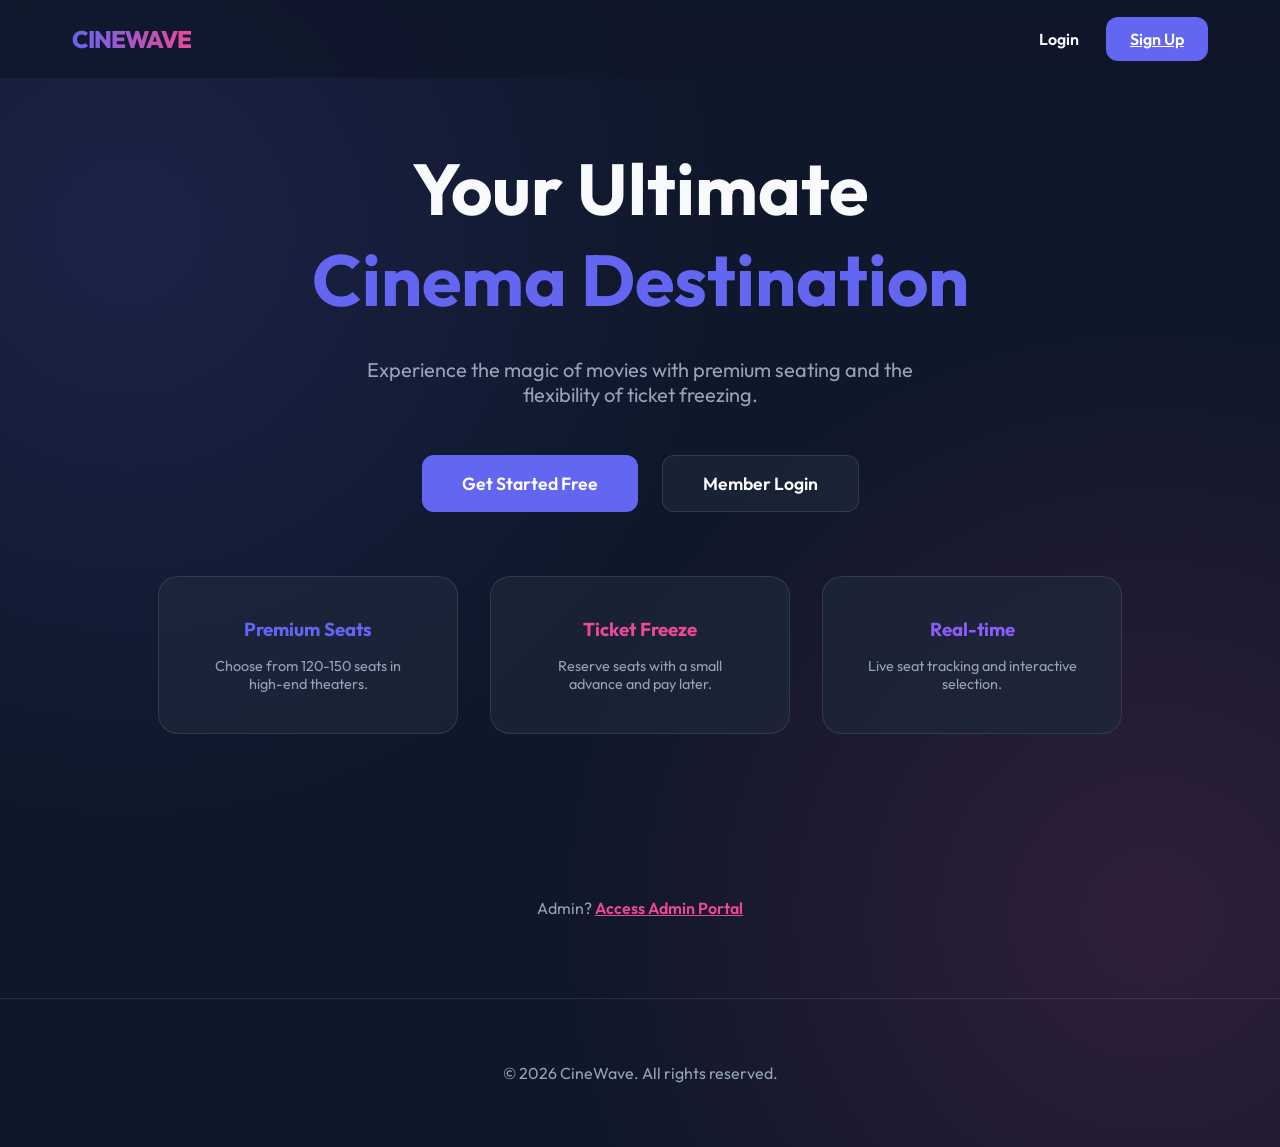
<file: frontend/index.html>
<!DOCTYPE html>
<html lang="en">
<head>
    <meta charset="UTF-8">
    <meta name="viewport" content="width=device-width, initial-scale=1.0">
    <title>CineWave | Experience Premium Cinema</title>
    <link rel="stylesheet" href="styles.css">
    <style>
        .auth-gate { height: 80vh; display: flex; flex-direction: column; justify-content: center; align-items: center; text-align: center; }
        .hero-title { font-size: 4.5rem; margin-bottom: 2rem; }
        .feature-cards { display: flex; gap: 2rem; margin-top: 4rem; width: 100%; justify-content: center; }
        .f-card { padding: 2.5rem; flex: 1; max-width: 300px; text-align: center; }
    </style>
</head>
<body>
    <header>
        <div class="container" style="display: flex; justify-content: space-between; align-items: center; width: 100%;">
            <div class="logo">CINEWAVE</div>
            <div class="auth-btns">
                <a href="login.html" class="btn" style="color: var(--text-main); text-decoration: none;">Login</a>
                <a href="register.html" class="btn btn-primary">Sign Up</a>
            </div>
        </div>
    </header>

    <main class="container">
        <section class="auth-gate animate">
            <h1 class="hero-title">Your Ultimate <br><span style="color: var(--primary)">Cinema Destination</span></h1>
            <p style="font-size: 1.25rem; color: var(--text-muted); max-width: 600px; margin-bottom: 3rem;">
                Experience the magic of movies with premium seating and the flexibility of ticket freezing.
            </p>
            <div style="display: flex; gap: 1.5rem;">
                <button class="btn btn-primary" style="padding: 1rem 2.5rem; font-size: 1.1rem;" onclick="location.href='register.html'">Get Started Free</button>
                <button class="btn glass" style="padding: 1rem 2.5rem; font-size: 1.1rem; border: 1px solid var(--glass-border); color: white;" onclick="location.href='login.html'">Member Login</button>
            </div>

            <div class="feature-cards">
                <div class="f-card glass animate" style="animation-delay: 0.1s;">
                    <h3 style="color: var(--primary); margin-bottom: 1rem;">Premium Seats</h3>
                    <p style="font-size: 0.9rem; color: var(--text-muted);">Choose from 120-150 seats in high-end theaters.</p>
                </div>
                <div class="f-card glass animate" style="animation-delay: 0.2s;">
                    <h3 style="color: var(--secondary); margin-bottom: 1rem;">Ticket Freeze</h3>
                    <p style="font-size: 0.9rem; color: var(--text-muted);">Reserve seats with a small advance and pay later.</p>
                </div>
                <div class="f-card glass animate" style="animation-delay: 0.3s;">
                    <h3 style="color: var(--accent); margin-bottom: 1rem;">Real-time</h3>
                    <p style="font-size: 0.9rem; color: var(--text-muted);">Live seat tracking and interactive selection.</p>
                </div>
            </div>
        </section>

        <section id="loginPrompt" style="margin-top: 100px; text-align: center; color: var(--text-muted);">
            <p>Admin? <a href="admin_login.html" style="color: var(--secondary); font-weight: 600;">Access Admin Portal</a></p>
        </section>
    </main>

    <footer style="margin-top: 80px; padding: 4rem 0; text-align: center; border-top: 1px solid var(--glass-border);">
        <p style="color: var(--text-muted);">&copy; 2026 CineWave. All rights reserved.</p>
    </footer>
    <script>
        // If user is already logged in, skip the landing gate
        const role = localStorage.getItem('role');
        if (role === 'user') {
            location.href = 'dashboard.html';
        } else if (role === 'admin') {
            location.href = 'admin.html';
        }
    </script>
</body>
</html>
</file>
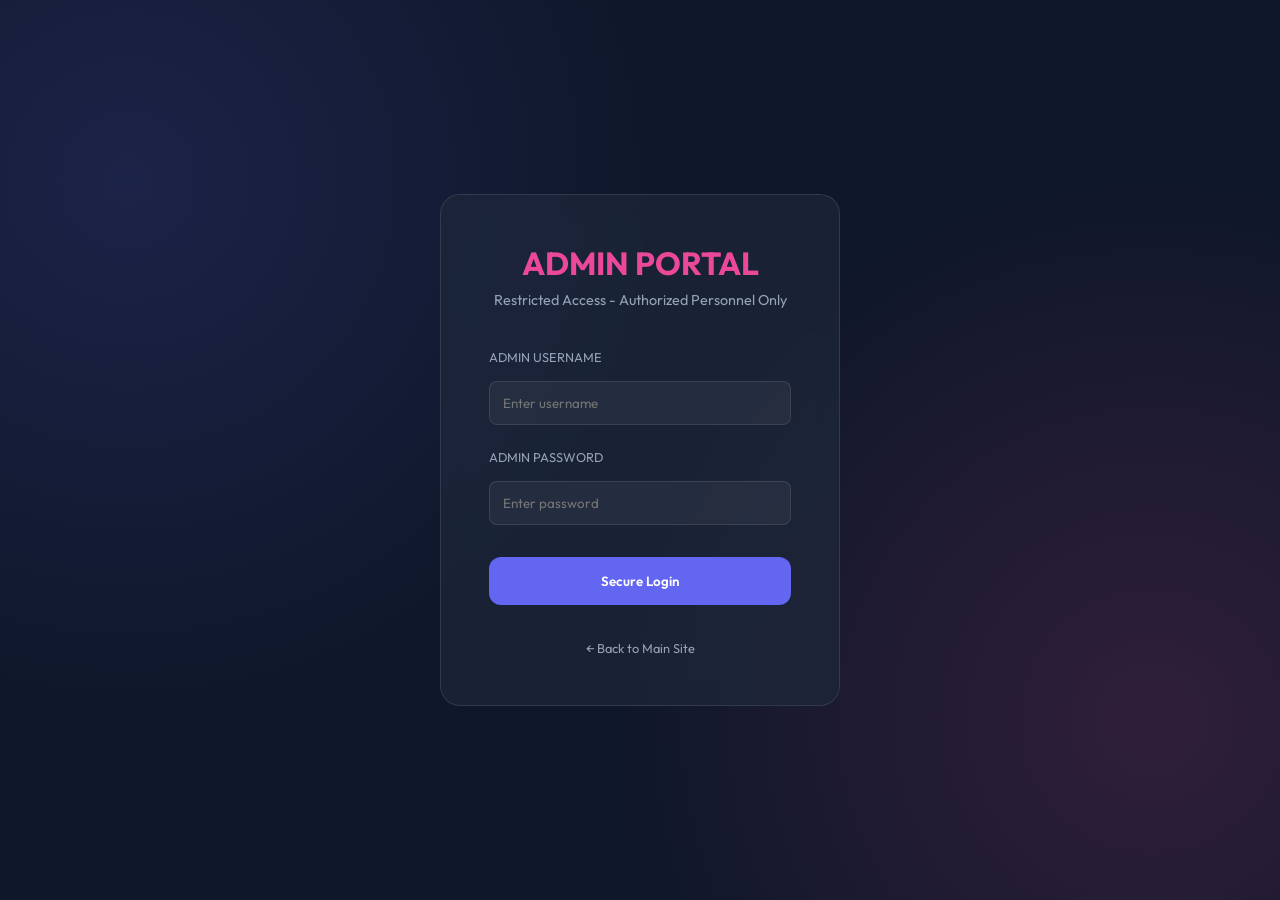
<file: frontend/admin_login.html>
<!DOCTYPE html>
<html lang="en">
<head>
    <meta charset="UTF-8">
    <meta name="viewport" content="width=device-width, initial-scale=1.0">
    <title>Admin Login | CineWave</title>
    <link rel="stylesheet" href="styles.css">
    <style>
        .login-container { height: 100vh; display: flex; justify-content: center; align-items: center; }
        .login-card { width: 100%; max-width: 400px; padding: 3rem; }
    </style>
</head>
<body>
    <div class="login-container">
        <div class="login-card glass animate">
            <h1 style="text-align: center; margin-bottom: 0.5rem; color: var(--secondary);">ADMIN PORTAL</h1>
            <p style="text-align: center; margin-bottom: 2.5rem; color: var(--text-muted); font-size: 0.9rem;">Restricted Access - Authorized Personnel Only</p>
            
            <form id="adminLoginForm">
                <div class="form-group" style="margin-bottom: 1.5rem;">
                    <label style="font-size: 0.8rem; text-transform: uppercase; color: var(--text-muted);">Admin Username</label>
                    <input type="text" id="adminUser" placeholder="Enter username" required style="width: 100%; padding: 0.8rem; margin-top: 0.5rem; background: rgba(255,255,255,0.05); border: 1px solid var(--glass-border); border-radius: 8px; color: white;">
                </div>
                <div class="form-group" style="margin-bottom: 2rem;">
                    <label style="font-size: 0.8rem; text-transform: uppercase; color: var(--text-muted);">Admin Password</label>
                    <input type="password" id="adminPass" placeholder="Enter password" required style="width: 100%; padding: 0.8rem; margin-top: 0.5rem; background: rgba(255,255,255,0.05); border: 1px solid var(--glass-border); border-radius: 8px; color: white;">
                </div>
                <button type="submit" class="btn btn-primary" style="width: 100%; padding: 1rem; font-weight: 600;">Secure Login</button>
            </form>
            
            <p id="errorMsg" style="color: var(--danger); text-align: center; margin-top: 1.5rem; font-size: 0.8rem; display: none;">Invalid credentials. Please try again.</p>
            
            <div style="text-align: center; margin-top: 2rem;">
                <a href="index.html" style="color: var(--text-muted); text-decoration: none; font-size: 0.8rem;">&larr; Back to Main Site</a>
            </div>
        </div>
    </div>

    <script>
        document.getElementById('adminLoginForm').onsubmit = (e) => {
            e.preventDefault();
            const user = document.getElementById('adminUser').value;
            const pass = document.getElementById('adminPass').value;

            if (user === 'Admin' && pass === 'admin123') {
                localStorage.setItem('role', 'admin');
                alert('Access Granted. Redirecting to Management Console...');
                location.href = 'admin.html';
            } else {
                document.getElementById('errorMsg').style.display = 'block';
            }
        };
    </script>
</body>
</html>
</file>
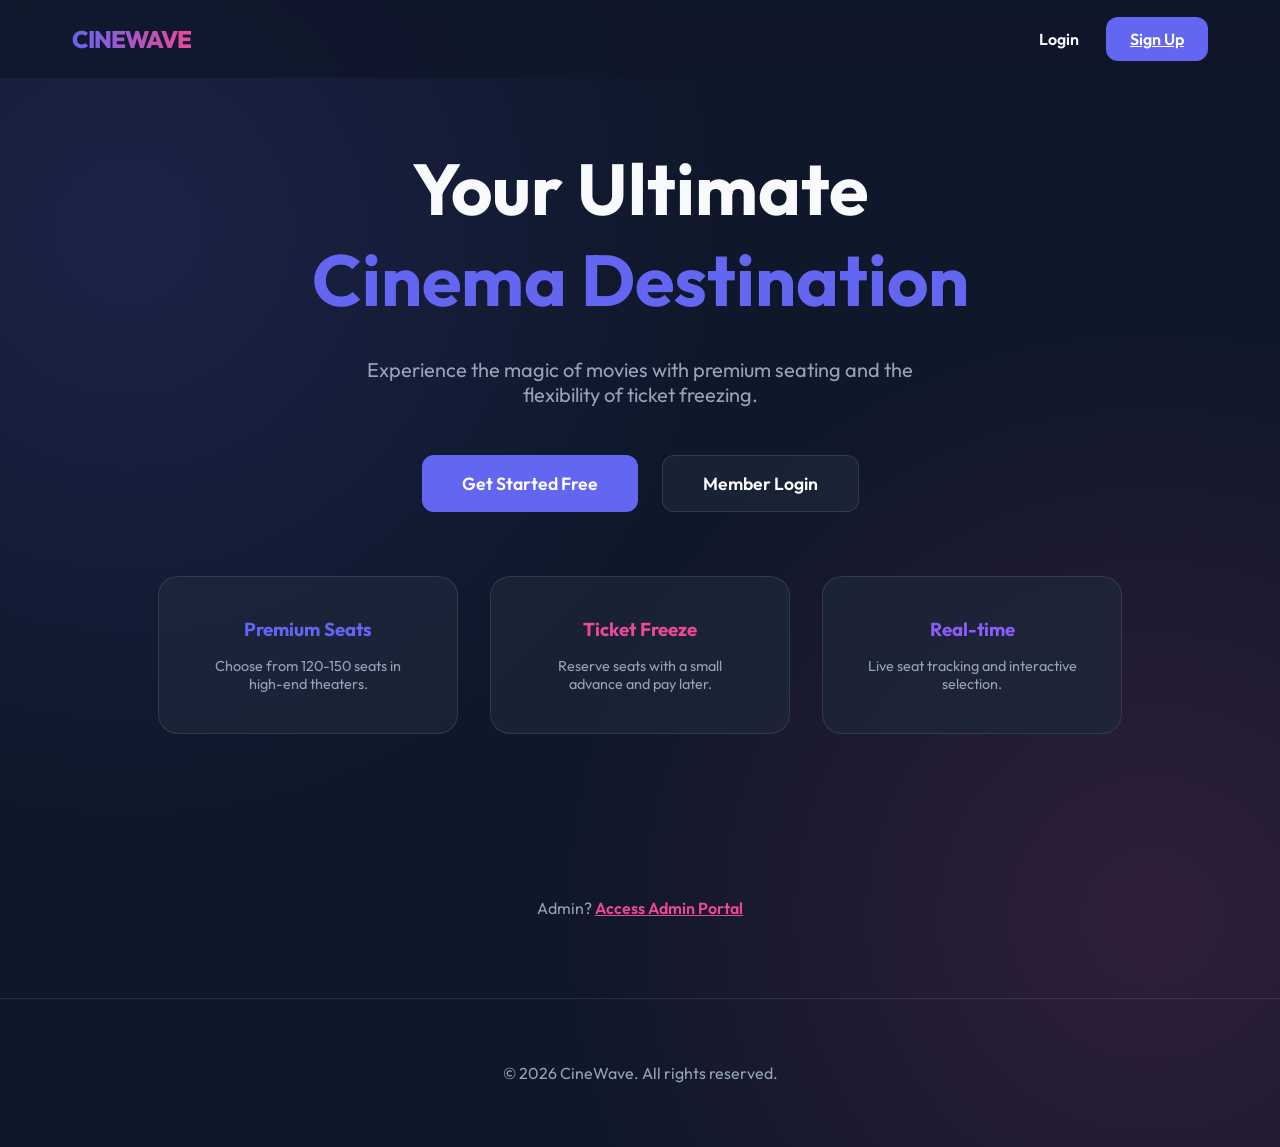
<file: frontend/booking.html>
<!DOCTYPE html>
<html lang="en">
<head>
    <meta charset="UTF-8">
    <meta name="viewport" content="width=device-width, initial-scale=1.0">
    <title>Book Tickets | CineWave</title>
    <link rel="stylesheet" href="styles.css">
    <style>
        .booking-container { display: flex; gap: 3rem; margin-top: 4rem; }
        .seat-map { flex: 2; background: var(--bg-card); padding: 3rem; border-radius: 30px; text-align: center; }
        .booking-summary { flex: 1; padding: 2rem; }
        .payment-options { margin-top: 2rem; display: flex; flex-direction: column; gap: 1rem; }
        .option-card { padding: 1.5rem; border-radius: 15px; border: 1px solid var(--glass-border); cursor: pointer; transition: 0.3s; }
        .option-card:hover { border-color: var(--primary); background: var(--glass); }
        .option-card.active { border-color: var(--primary); background: rgba(99, 102, 241, 0.1); }
    </style>
</head>
<body>
    <header>
        <div class="container" style="display: flex; justify-content: space-between; align-items: center; width: 100%;">
            <div class="logo" style="cursor: pointer;" onclick="location.href='dashboard.html'">CINEWAVE</div>
            <nav>
                <ul>
                    <li><a href="dashboard.html">Home</a></li>
                    <li><a href="dashboard.html?view=movies">Movies</a></li>
                    <li><a href="dashboard.html?view=theaters">Theaters</a></li>
                    <li><a href="dashboard.html?view=bookings">My Bookings</a></li>
                </ul>
            </nav>
            <div class="user-profile" id="userProfile" style="color: var(--text-muted); cursor: pointer;" onclick="location.href='dashboard.html?view=bookings'">Hello, Guest!</div>
        </div>
    </header>

    <script>
        // Session Guard
        if (localStorage.getItem('role') !== 'user') {
            alert('Please login to continue.');
            location.href = 'index.html';
        }
    </script>

    <main class="container">
        <!-- Selection Overlays - Full Page View -->
        <div id="selectionOverlay" class="glass animate" style="display: none; position: fixed; top: 0; left: 0; width: 100%; height: 100%; z-index: 1000; padding: 6rem 10%; overflow-y: auto; background: var(--bg-main); border-radius: 0;">
            <div style="position: sticky; top: -6rem; background: var(--bg-main); padding: 2rem 0; z-index: 10; margin-bottom: 3rem; border-bottom: 1px solid var(--glass-border);">
                <div style="display: flex; justify-content: space-between; align-items: center; max-width: 1200px; margin: 0 auto; width: 100%;">
                    <h1 id="selectionTitle" style="margin: 0; font-size: 2.5rem;">Select to Continue</h1>
                    <div style="display: flex; align-items: center; gap: 1rem;">
                        <input type="text" id="theaterSearch" placeholder="Search theaters..." style="padding: 0.8rem 1.5rem; background: rgba(255,255,255,0.05); border: 1px solid var(--glass-border); border-radius: 30px; color: white; width: 350px; display: none;">
                        <button class="btn glass" onclick="location.href='dashboard.html'" style="padding: 0.8rem 1.5rem; border-radius: 30px; border: 1px solid var(--glass-border); color: white;">Cancel</button>
                    </div>
                </div>
            </div>
            <div id="selectionGrid" style="max-width: 1200px; margin: 0 auto; width: 100%;"></div>
        </div>
        <div id="overlayBg" style="display: none; position: fixed; top: 0; left: 0; width: 100%; height: 100%; background: var(--bg-main); z-index: 999;"></div>

        <div class="booking-container animate" id="mainBookingArea" style="opacity: 0; pointer-events: none;">
            <!-- Seat map and summary -->
            <div class="seat-map glass">
                <div class="seat-map-header">
                    <div class="screen-visual"></div>
                    <div class="screen-label">Screen This Way</div>
                </div>
                
                <div class="seats-grid" id="seatsGrid">
                    <!-- Generation of seats -->
                </div>

                <div style="margin-top: 3rem; display: flex; justify-content: center; gap: 2rem; color: var(--text-muted); font-size: 0.9rem;">
                    <div style="display: flex; align-items: center; gap: 0.5rem;"><div class="seat" style="background: var(--glass);"></div> Available</div>
                    <div style="display: flex; align-items: center; gap: 0.5rem;"><div class="seat" style="background: var(--primary); border-color: var(--primary);"></div> Selected</div>
                    <div style="display: flex; align-items: center; gap: 0.5rem;"><div class="seat" style="background: #1e293b; opacity: 0.2;"></div> Booked</div>
                </div>
            </div>

            <div class="booking-summary glass">
                <h2 style="margin-bottom: 1rem;">Booking Details</h2>
                <div style="display: flex; gap: 1rem; align-items: center; margin-bottom: 2rem;">
                    <img id="movieImg" src="" style="width: 80px; height: 110px; border-radius: 10px; object-fit: cover;">
                    <div>
                        <h3 id="movieTitleDisplay" style="font-size: 1.1rem;">Loading...</h3>
                        <p id="theaterDisplay" style="color: var(--text-muted); font-size: 0.9rem;">Hall Loading...</p>
                    </div>
                </div>
                
                <div style="border-top: 1px solid var(--glass-border); padding-top: 1.5rem;">
                    <p style="display: flex; justify-content: space-between; margin-bottom: 0.5rem;">Selected Seats: <span id="seatCount">0</span></p>
                    <p style="display: flex; justify-content: space-between; margin-bottom: 0.5rem;">Unit Price: <span id="unitPriceDisplay">₹0.00</span></p>
                    <h3 style="display: flex; justify-content: space-between; margin-top: 1rem;">Total: <span id="totalPrice">₹0.00</span></h3>
                </div>

                <div style="display: flex; flex-direction: column; gap: 1rem; margin-top: 2rem;">
                    <button class="btn btn-primary" style="width: 100%; padding: 1rem;" onclick="processPayment('full')">Pay Full Amount</button>
                    <button class="btn glass" style="width: 100%; border: 1px solid var(--secondary); color: var(--secondary); padding: 1rem;" onclick="processPayment('partial')">Freeze Seats (25% Advance)</button>
                </div>
            </div>
        </div>
    </main>

    <script>
        const grid = document.getElementById('seatsGrid');
        const seatCountDisplay = document.getElementById('seatCount');
        const totalPriceDisplay = document.getElementById('totalPrice');
        const unitPriceDisplay = document.getElementById('unitPriceDisplay');
        let movies = [];
        let theaters = [];
        let theaterMovieMap = JSON.parse(localStorage.getItem('theaterMovieMap')) || {};
        let bookedSeatsMap = {}; // We will fetch this from bookings

        let currentMovie = null;
        let currentTheater = null;
        let pricePerSeat = 0;
        let selectedSeats = 0;

        const urlParams = new URLSearchParams(window.location.search);
        let urlMovieId = urlParams.get('movie');
        let urlTheaterId = urlParams.get('theater');

        async function init() {
            await fetchMovies();
            await fetchTheaters();
            await fetchBookingsMap();
            routeSelection();
        }

        async function fetchMovies() {
            try {
                const res = await fetch('/api/movies');
                movies = await res.json();
            } catch(e) { console.error("Could not fetch movies", e); }
        }

        async function fetchTheaters() {
            try {
                const res = await fetch('/api/theaters');
                theaters = await res.json();
            } catch(e) { console.error("Could not fetch theaters", e); }
        }

        async function fetchBookingsMap() {
            try {
                const res = await fetch('/api/bookings');
                const bookings = await res.json();
                
                // Reconstruct bookedSeatsMap from backend data
                bookings.forEach(b => {
                    const mapId = `${b.theaterId}_${b.movieId}`;
                    if (!bookedSeatsMap[mapId]) bookedSeatsMap[mapId] = [];
                    bookedSeatsMap[mapId] = [...bookedSeatsMap[mapId], ...b.seats];
                });
            } catch(e) { console.error("Could not fetch bookings map", e); }
        }

        function showOverlay(title, items, type) {
            document.getElementById('selectionOverlay').style.display = 'block';
            document.getElementById('overlayBg').style.display = 'block';
            document.getElementById('selectionTitle').innerText = title;
            
            const searchInput = document.getElementById('theaterSearch');
            searchInput.style.display = type === 'theater' ? 'block' : 'none';
            searchInput.value = '';

            const renderItems = (filter = '') => {
                const sGrid = document.getElementById('selectionGrid');
                sGrid.innerHTML = '';
                const filtered = items.filter(item => 
                    type === 'theater' ? item.name.toLowerCase().includes(filter.toLowerCase()) : true
                );

                if (type === 'theater') {
                    sGrid.style.display = 'flex';
                    sGrid.style.flexDirection = 'column';
                    sGrid.style.gap = '1rem';
                } else {
                    sGrid.style.display = 'grid';
                    sGrid.style.gridTemplateColumns = 'repeat(auto-fit, minmax(200px, 1fr))';
                    sGrid.style.gap = '2rem';
                }

                filtered.forEach(item => {
                    const card = document.createElement('div');
                    card.className = 'movie-card glass animate';
                    
                    if (type === 'theater') {
                        card.style.display = 'flex';
                        card.style.justifyContent = 'space-between';
                        card.style.alignItems = 'center';
                        card.style.padding = '1.5rem 2.5rem';
                        card.style.width = '100%';
                        card.style.flexDirection = 'row';
                        card.style.textAlign = 'left';
                        
                        const movieTime = currentMovie ? (currentMovie.description || '7:30 PM') : '7:30 PM';
                        
                        card.innerHTML = `
                            <div>
                                <h3 style="margin: 0; color: var(--primary); font-size: 1.4rem;">${item.name}</h3>
                                <p style="margin: 0.3rem 0 0 0; font-size: 0.9rem; color: var(--text-muted);">${item.location} • Modern Amenities</p>
                            </div>
                            <div style="display: flex; align-items: center; gap: 2rem;">
                                <div style="text-align: right; border-right: 1px solid var(--glass-border); padding-right: 2rem;">
                                    <p style="margin: 0; font-size: 0.7rem; color: var(--text-muted); text-transform: uppercase;">Next Show</p>
                                    <p style="margin: 0; font-weight: 700; color: var(--secondary);">${movieTime}</p>
                                </div>
                                <button class="btn btn-primary" style="padding: 0.8rem 2rem; border-radius: 12px; font-weight: 600;">Select Theater</button>
                            </div>
                        `;
                        card.onclick = () => finalizeSelection(currentMovie, item);
                    } else {
                        const mPrice = item.duration || 0;
                        card.style.textAlign = 'center';
                        card.style.padding = '1.5rem';
                        card.innerHTML = `
                            <img src="${item.posterUrl}" style="width: 100%; height: 200px; border-radius: 10px; object-fit: cover; margin-bottom: 1rem;" onerror="this.src='https://via.placeholder.com/300x450';">
                            <h4 style="margin-bottom: 0.5rem;">${item.title}</h4>
                            <p style="font-size: 0.8rem; color: var(--secondary);">₹${mPrice.toFixed(2)}</p>
                            <button class="btn btn-primary" style="padding: 0.5rem 1rem; margin-top: 1rem;">Select</button>
                        `;
                        card.onclick = () => finalizeSelection(item, currentTheater);
                    }
                    sGrid.appendChild(card);
                });
            };

            searchInput.oninput = (e) => renderItems(e.target.value);
            renderItems();
        }

        function finalizeSelection(movie, theater) {
            currentMovie = movie;
            currentTheater = theater;
            pricePerSeat = movie.duration || 0;
            const movieTime = movie.description || '7:30 PM';
            
            document.getElementById('movieTitleDisplay').innerText = movie.title;
            document.getElementById('movieImg').src = movie.posterUrl || 'https://via.placeholder.com/80x110';
            document.getElementById('movieImg').onerror = function() { this.src='https://via.placeholder.com/80x110'; };
            document.getElementById('theaterDisplay').innerText = `${movieTime} | ${theater.name}`;
            document.getElementById('unitPriceDisplay').innerText = `₹${pricePerSeat.toFixed(2)}`;
            
            document.getElementById('selectionOverlay').style.display = 'none';
            document.getElementById('overlayBg').style.display = 'none';
            document.getElementById('mainBookingArea').style.opacity = '1';
            document.getElementById('mainBookingArea').style.pointerEvents = 'auto';
            
            generateSeats(theater.id, theater.location || 120); // using location to store cap for now
            updateSummary();
        }

        function generateSeats(theaterId, capacity) {
            const grid = document.getElementById('seatsGrid');
            grid.innerHTML = '';
            
            // Try to parse capacity in case it was stored as a string
            const capNum = parseInt(capacity) || 120;
            const cols = capNum >= 150 ? 15 : 12;
            grid.style.gridTemplateColumns = `repeat(${cols}, 1fr)`;
            grid.style.maxWidth = capNum >= 150 ? '750px' : '600px';

            const mapId = `${theaterId}_${currentMovie.id}`;
            const bookedSeats = bookedSeatsMap[mapId] || [];

            for(let i=0; i<capNum; i++) {
                const seat = document.createElement('div');
                seat.className = 'seat';
                seat.dataset.index = i;
                
                if(bookedSeats.includes(i)) {
                    seat.classList.add('booked');
                } else {
                    seat.onclick = () => {
                        seat.classList.toggle('selected');
                        selectedSeats = document.querySelectorAll('.seat.selected').length;
                        updateSummary();
                    };
                }
                grid.appendChild(seat);
            }
        }

        function routeSelection() {
            if (urlMovieId && urlTheaterId) {
                const movie = movies.find(m => m.id == urlMovieId);
                const theater = theaters.find(t => t.id == urlTheaterId);
                if(movie && theater) finalizeSelection(movie, theater);
            } else if (urlMovieId) {
                currentMovie = movies.find(m => m.id == urlMovieId);
                if (currentMovie) {
                    const playingTheaters = theaters.filter(t => (theaterMovieMap[t.id] || []).includes(parseInt(urlMovieId)));
                    showOverlay(`Where to watch ${currentMovie.title}?`, playingTheaters.length > 0 ? playingTheaters : theaters, 'theater');
                }
            } else if (urlTheaterId) {
                currentTheater = theaters.find(t => t.id == urlTheaterId);
                if (currentTheater) {
                    const playingMovies = movies.filter(m => (theaterMovieMap[urlTheaterId] || []).includes(m.id));
                    showOverlay(`What's playing at ${currentTheater.name}?`, playingMovies.length > 0 ? playingMovies : movies, 'movie');
                }
            } else {
                location.href = 'dashboard.html';
            }
        }

        function updateSummary() {
            if (!currentMovie) return;
            const seatCountDisplay = document.getElementById('seatCount');
            const totalPriceDisplay = document.getElementById('totalPrice');
            
            seatCountDisplay.innerText = selectedSeats;
            totalPriceDisplay.innerText = `₹${(selectedSeats * pricePerSeat).toFixed(2)}`;
        }

        async function processPayment(type) {
            const selectedNodes = document.querySelectorAll('.seat.selected');
            if (selectedNodes.length === 0) {
                alert('Please select at least one seat.');
                return;
            }

            const seatIndices = Array.from(selectedNodes).map(s => parseInt(s.dataset.index));
            const total = selectedSeats * pricePerSeat;
            const paid = type === 'full' ? total : (total * 0.25);
            const userName = localStorage.getItem('userName') || 'User';

            const bookingRequest = {
                user: userName,
                movie: currentMovie.title,
                movieId: currentMovie.id,
                theaterId: currentTheater.id,
                seats: seatIndices,
                total: total,
                paid: paid,
                type: type,
                showTime: currentMovie.description || '7:30 PM'
            };

            try {
                const response = await fetch('/api/bookings', {
                    method: 'POST',
                    headers: {'Content-Type': 'application/json'},
                    body: JSON.stringify(bookingRequest)
                });
                
                if (response.ok) {
                    alert(type === 'full' ? 'Payment Successful! Redirecting to My Bookings...' : 'Tickets Frozen! Please pay remaining amount at the theater.');
                    location.href = 'dashboard.html?view=bookings';
                } else {
                    alert('Failed to process booking on server.');
                }
            } catch (err) {
                alert('Connection error. Could not complete booking.');
            }
        }

        // Initialize application
        init();
    </script>
</body>
</html>
</file>
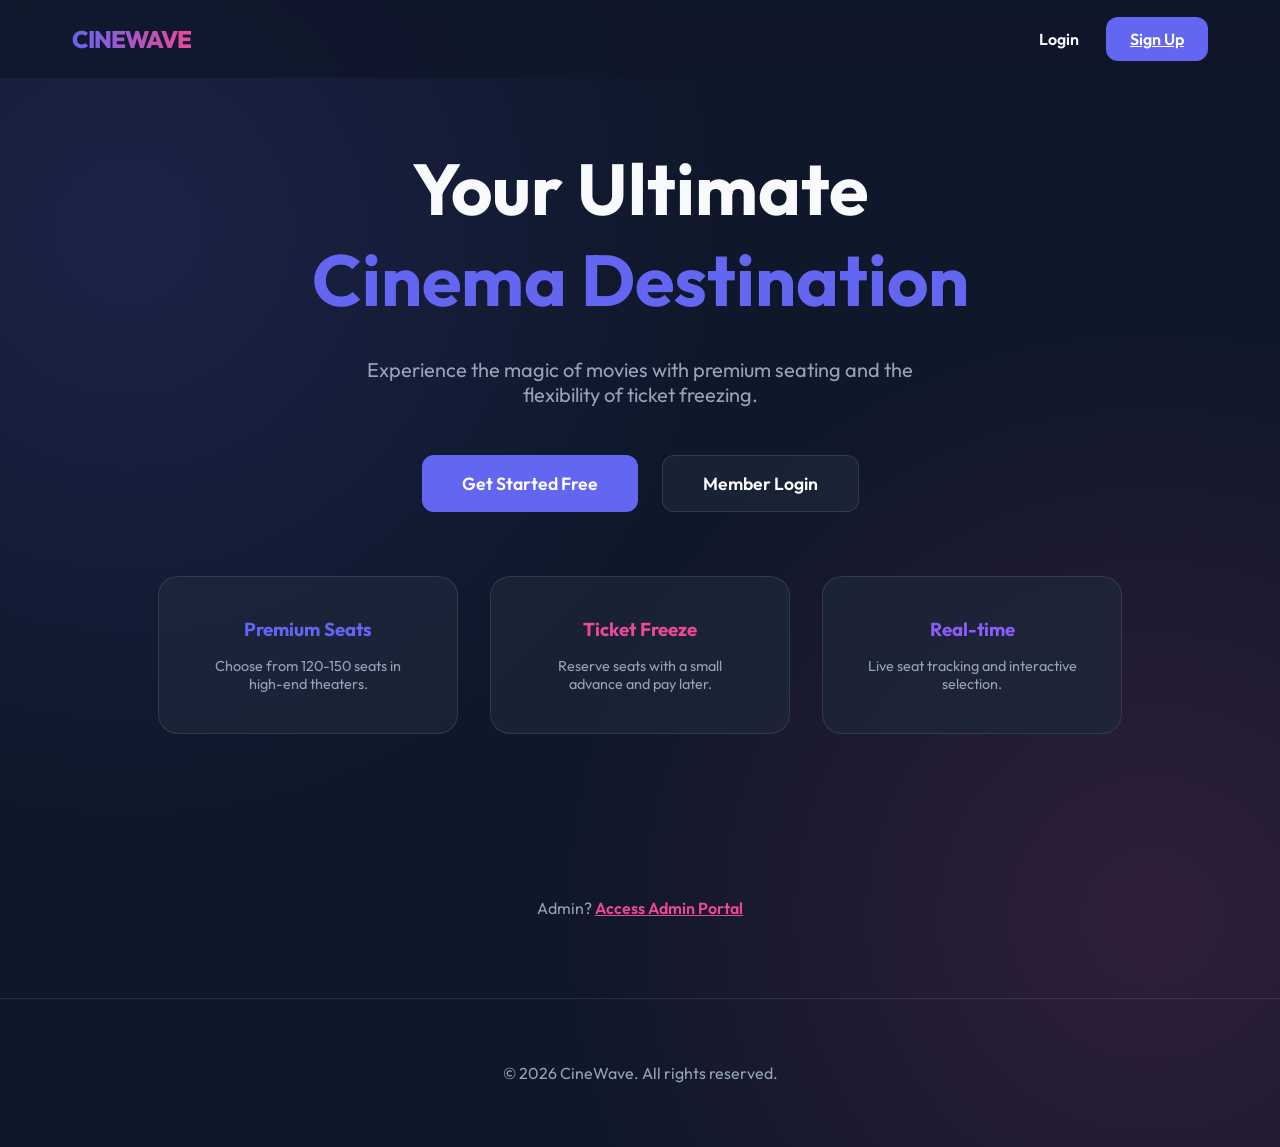
<file: frontend/dashboard.html>
<!DOCTYPE html>
<html lang="en">
<head>
    <meta charset="UTF-8">
    <meta name="viewport" content="width=device-width, initial-scale=1.0">
    <title>Dashboard | CineWave</title>
    <link rel="stylesheet" href="styles.css">
</head>
<body>
    <header>
        <div class="container" style="display: flex; justify-content: space-between; align-items: center; width: 100%;">
            <div class="logo">CINEWAVE</div>
            <nav>
                <ul>
                    <li><a href="#" onclick="showSection('movies')">Movies</a></li>
                    <li><a href="#" onclick="showSection('myBookings')">My Bookings</a></li>
                </ul>
            </nav>
            <div class="user-info" style="display: flex; align-items: center; gap: 1rem;">
                <span style="color: var(--text-muted);">Welcome, <span id="userName" style="color: var(--text-main); font-weight: 600;">User</span></span>
                <button class="btn glass" onclick="logout()" style="padding: 0.5rem 1rem; font-size: 0.8rem; border: 1px solid var(--glass-border); color: white;">Logout</button>
            </div>
        </div>
    </header>

    <main class="container">
        <!-- Movies Section -->
        <section id="moviesSect" class="dash-section animate" style="margin-top: 4rem;">
            <div style="display: flex; justify-content: space-between; align-items: center; margin-bottom: 2rem;">
                <h2 style="font-size: 2rem;">Now Showing</h2>
                <input type="text" id="movieSearch" placeholder="Search movies..." style="padding: 0.8rem 1.5rem; background: rgba(255,255,255,0.05); border: 1px solid var(--glass-border); border-radius: 30px; color: white; width: 300px;">
            </div>
            <div class="movie-grid" id="movieGrid"></div>
        </section>


        <!-- My Bookings Section -->
        <section id="myBookingsSect" class="dash-section animate" style="margin-top: 4rem; display: none;">
            <h2 style="font-size: 2rem; margin-bottom: 2rem;">My Bookings</h2>
            <div id="bookingsList" class="bookings-container" style="display: flex; flex-direction: column; gap: 1.5rem;">
                <!-- User's bookings will load here -->
            </div>
        </section>
    </main>

    <script>
        function showSection(sect) {
            document.querySelectorAll('.dash-section').forEach(s => s.style.display = 'none');
            document.getElementById(sect + 'Sect').style.display = 'block';
            if (sect === 'myBookings') renderUserBookings();
        }

        // Login Protection
        if (!localStorage.getItem('role')) {
            location.href = 'index.html';
        }

        function logout() {
            localStorage.clear();
            location.href = 'index.html';
        }

        let movies = [];
        let theaters = [];
        let bookings = [];
        let theaterMovieMap = {};

        async function init() {
            await fetchMovies();
            await fetchTheaters();
            await fetchBookings();
            initializeTheaterMapping();
            renderMovies();
            
            const urlParams = new URLSearchParams(window.location.search);
            const view = urlParams.get('view');
            if (view === 'bookings') showSection('myBookings');
            else showSection('movies');
        }

        async function fetchMovies() {
            try {
                const res = await fetch('/api/movies');
                movies = await res.json();
            } catch(e) { console.error("Could not fetch movies", e); }
        }

        async function fetchTheaters() {
            try {
                const res = await fetch('/api/theaters');
                theaters = await res.json();
            } catch(e) { console.error("Could not fetch theaters", e); }
        }

        async function fetchBookings() {
            try {
                const res = await fetch('/api/bookings');
                bookings = await res.json();
                if (document.getElementById('myBookingsSect').style.display !== 'none') {
                    renderUserBookings();
                }
            } catch(e) { console.error("Could not fetch bookings", e); }
        }

        function initializeTheaterMapping() {
            // Simplified mapping: just map the first few movies to the first few theaters for now
            // In a real app, this mapping would be saved in the database
            theaters.forEach((t, i) => {
                if(movies.length > 0) {
                    theaterMovieMap[t.id] = [movies[i % movies.length].id, movies[(i + 1) % movies.length]?.id].filter(Boolean);
                }
                // Save mapping locally just to keep the logic stable during demo
            });
            localStorage.setItem('theaterMovieMap', JSON.stringify(theaterMovieMap));
        }

        function renderMovies(filter = '') {
            const grid = document.getElementById('movieGrid');
            grid.innerHTML = '';
            movies.filter(m => m.title.toLowerCase().includes(filter.toLowerCase())).forEach(movie => {
                const price = movie.duration || 0; // Using duration for price mapping 
                const time = movie.description || '7:30 PM';
                const card = document.createElement('div');
                card.className = 'movie-card glass animate';
                card.innerHTML = `
                    <img src="${movie.posterUrl}" alt="${movie.title}" onerror="this.src='https://via.placeholder.com/300x450';">
                    <div class="movie-info">
                        <div style="display: flex; justify-content: space-between; align-items: center; margin-bottom: 0.5rem;">
                            <span class="movie-tag">${movie.genre || 'Action'}</span>
                            <span style="font-size: 0.75rem; color: var(--secondary); font-weight: 700;">${time}</span>
                        </div>
                        <h3>${movie.title}</h3>
                        <div style="margin-top: 1.5rem; display: flex; justify-content: space-between; align-items: center;">
                            <span style="font-weight: 600;">₹${price.toFixed(2)}</span>
                            <button class="btn btn-primary" style="padding: 0.5rem 1rem; border-radius: 8px;" onclick="location.href='booking.html?movie=${movie.id}'">Book Now</button>
                        </div>
                    </div>
                `;
                grid.appendChild(card);
            });
        }

        function renderUserBookings() {
            const list = document.getElementById('bookingsList');
            const currentUser = localStorage.getItem('userName') || 'User'; // Keep username in localStorage for auth mock
            const userBookings = bookings.filter(b => b.user === currentUser);

            if (userBookings.length === 0) {
                list.innerHTML = `<div class="glass" style="padding: 4rem; text-align: center; color: var(--text-muted);">
                    <p style="font-size: 1.2rem; margin-bottom: 1rem;">No tickets have been booked yet.</p>
                    <button class="btn btn-primary" onclick="showSection('movies')">Explore Movies</button>
                </div>`;
                return;
            }

            list.innerHTML = userBookings.map(b => {
                let timerHtml = '';
                let statusClass = '';
                
                if (b.type === 'partial') {
                    const deadline = getDeadline(b.showTime);
                    const now = new Date();
                    const diff = deadline - now;
                    
                    if (diff > 0) {
                        const mins = Math.floor(diff / 60000);
                        const secs = Math.floor((diff % 60000) / 1000);
                        timerHtml = `<p style="font-size: 0.8rem; color: var(--secondary); margin-top: 0.5rem; font-weight: 700;">🕒 Collect in: ${mins}m ${secs}s</p>`;
                    } else {
                        timerHtml = `<p style="font-size: 0.8rem; color: var(--danger); margin-top: 0.5rem; font-weight: 700;">⚠️ EXPIRED - Seats Released</p>`;
                        statusClass = 'expired';
                    }
                }

                return `
                <div class="glass ${statusClass}" style="padding: 1.5rem; display: flex; justify-content: space-between; align-items: center; position: relative; ${statusClass === 'expired' ? 'opacity: 0.6; pointer-events: none;' : ''}">
                    <div>
                        <div style="display: flex; align-items: center; gap: 0.8rem;">
                            <h3 style="color: var(--primary); margin: 0;">${b.movie}</h3>
                            <span style="font-size: 0.7rem; color: var(--text-muted); padding: 0.2rem 0.5rem; border: 1px solid var(--glass-border); border-radius: 4px;">${b.showTime}</span>
                        </div>
                        <p style="font-size: 0.9rem; color: var(--text-muted); margin-top: 0.5rem;">Type: <strong style="color: white; text-transform: capitalize;">${b.type}</strong></p>
                    </div>
                    <div style="text-align: right;">
                        <p style="font-weight: 600; margin: 0;">Total: ₹${b.total.toFixed(2)}</p>
                        <p style="font-size: 0.8rem; color: var(--text-muted); margin: 0.2rem 0;">Paid: ₹${b.paid.toFixed(2)}</p>
                        ${b.total - b.paid > 0 && statusClass !== 'expired' ? `<p style="font-size: 0.8rem; color: var(--secondary); font-weight: 700; margin: 0;">Remaining: ₹${(b.total - b.paid).toFixed(2)}</p>` : ''}
                        ${timerHtml}
                    </div>
                </div>
            `;}).join('');
        }

        function getDeadline(showTimeStr) {
            if (!showTimeStr) return new Date(0);
            try {
                const now = new Date();
                const [time, modifier] = showTimeStr.split(' ');
                if (!time || !modifier) return new Date(now.getTime() + 24 * 60 * 60 * 1000); // Default to future
                
                let [hours, minutes] = time.split(':').map(Number);
                if (modifier === 'PM' && hours < 12) hours += 12;
                if (modifier === 'AM' && hours === 12) hours = 0;
                
                const deadline = new Date(now.getFullYear(), now.getMonth(), now.getDate(), hours, minutes, 0);
                deadline.setMinutes(deadline.getMinutes() - 30); // Note: server actually uses a 30min delay for partial bookings (set in Service)
                return deadline;
            } catch (e) {
                console.error("Time parsing error:", e);
                return new Date(0);
            }
        }

        setInterval(fetchBookings, 30000); // UI Refresh and fetch
        setInterval(() => {
            if (document.getElementById('myBookingsSect').style.display !== 'none') {
                renderUserBookings(); // Tick down timer
            }
        }, 1000); 

        document.getElementById('movieSearch').oninput = (e) => renderMovies(e.target.value);
        document.getElementById('userName').innerText = localStorage.getItem('userName') || 'User';

        init();
    </script>
</body>
</html>
</file>
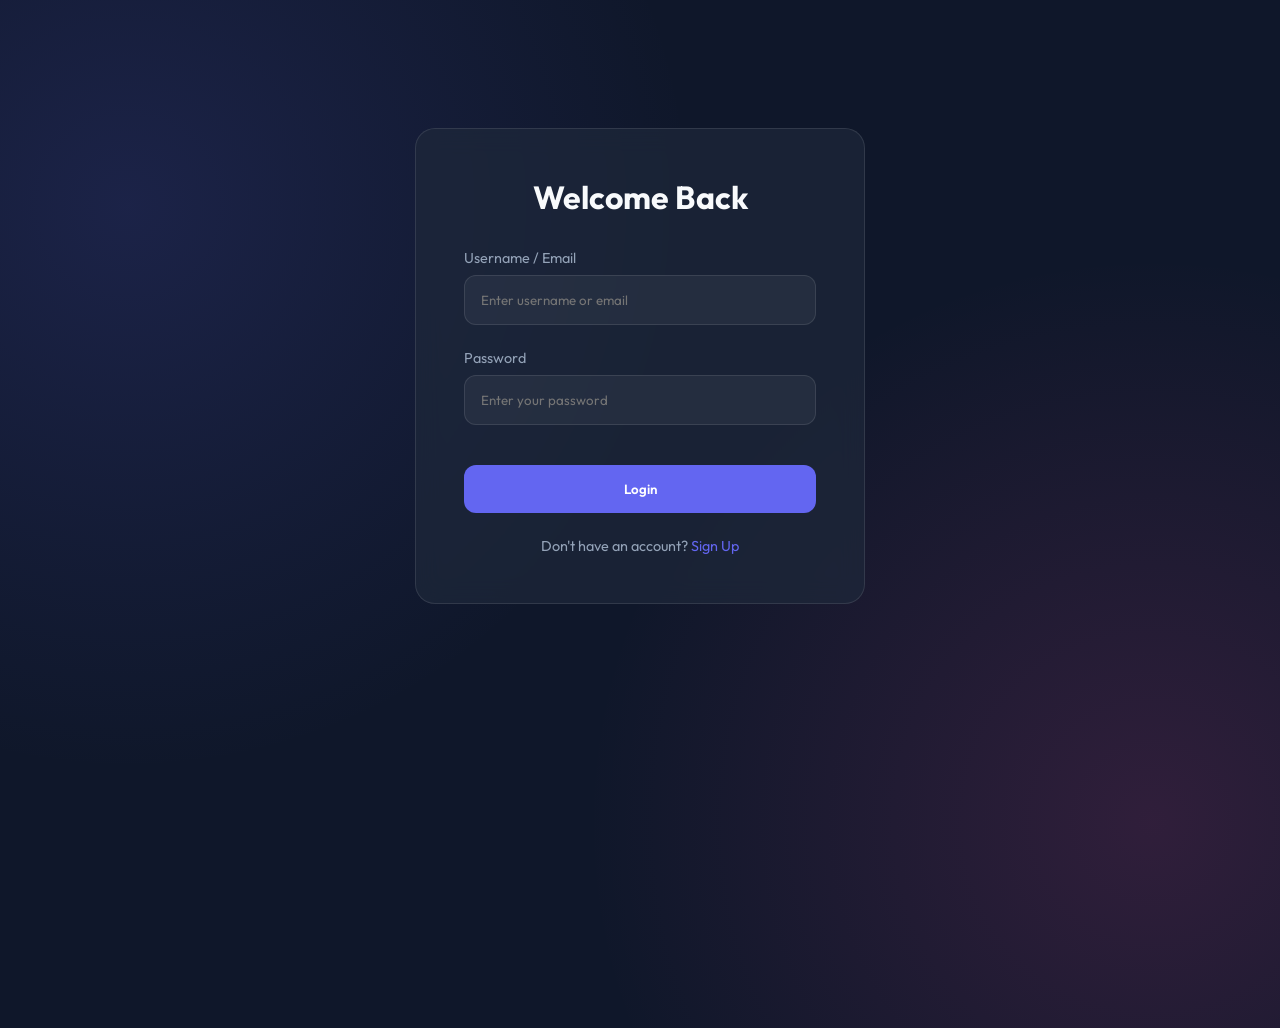
<file: frontend/login.html>
<!DOCTYPE html>
<html lang="en">
<head>
    <meta charset="UTF-8">
    <meta name="viewport" content="width=device-width, initial-scale=1.0">
    <title>Login | CineWave</title>
    <link rel="stylesheet" href="styles.css">
    <style>
        .auth-container { max-width: 450px; margin: 8rem auto; padding: 3rem; }
        .form-group { margin-bottom: 1.5rem; }
        label { display: block; margin-bottom: 0.5rem; color: var(--text-muted); font-size: 0.9rem; }
        input { width: 100%; padding: 1rem; border-radius: 12px; border: 1px solid var(--glass-border); background: rgba(255, 255, 255, 0.05); color: white; outline: none; transition: 0.3s; }
        input:focus { border-color: var(--primary); background: rgba(255, 255, 255, 0.1); }
    </style>
</head>
<body>
    <div class="auth-container glass animate">
        <h2 style="text-align: center; margin-bottom: 2rem; font-size: 2rem;">Welcome Back</h2>
        <form id="loginForm">
            <div class="form-group">
                <label>Username / Email</label>
                <input type="text" id="loginId" placeholder="Enter username or email" required>
            </div>
            <div class="form-group">
                <label>Password</label>
                <input type="password" placeholder="Enter your password" required>
            </div>
            <button type="submit" class="btn btn-primary" style="width: 100%; padding: 1rem; margin-top: 1rem;">Login</button>
            <p style="text-align: center; margin-top: 1.5rem; color: var(--text-muted); font-size: 0.9rem;">Don't have an account? <a href="register.html" style="color: var(--primary); text-decoration: none;">Sign Up</a></p>
        </form>
    </div>

    <script>
        document.getElementById('loginForm').onsubmit = async (e) => {
            e.preventDefault();
            const username = document.getElementById('loginId').value.trim();
            const password = e.target.querySelector('input[type="password"]').value;
            const btn = e.target.querySelector('button[type="submit"]');
            btn.textContent = 'Logging in...';
            btn.disabled = true;

            try {
                const res = await fetch('/api/users/login', {
                    method: 'POST',
                    headers: {'Content-Type': 'application/json'},
                    body: JSON.stringify({ username, password })
                });
                const data = await res.json();
                if (!res.ok) {
                    alert(data.error || 'Login failed.');
                    btn.textContent = 'Login';
                    btn.disabled = false;
                    return;
                }
                localStorage.setItem('role', data.role);
                localStorage.setItem('userName', data.name || data.username);
                if (data.role === 'admin') {
                    location.href = 'admin.html';
                } else {
                    location.href = 'dashboard.html';
                }
            } catch(err) {
                alert('Could not connect to server. Make sure the backend is running.');
                btn.textContent = 'Login';
                btn.disabled = false;
            }
        };
    </script>
</body>
</html>
</file>
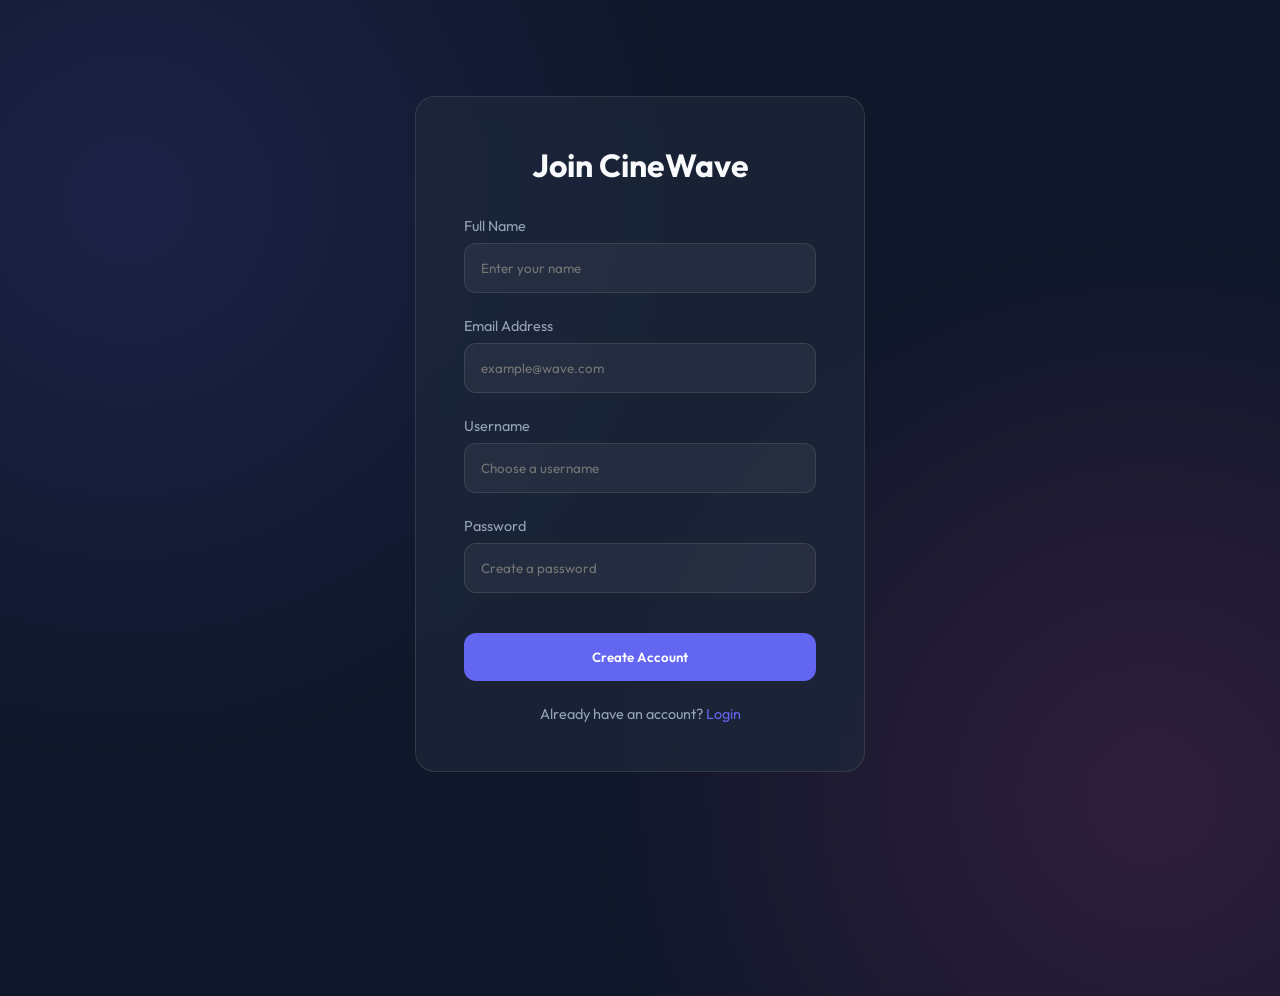
<file: frontend/register.html>
<!DOCTYPE html>
<html lang="en">
<head>
    <meta charset="UTF-8">
    <meta name="viewport" content="width=device-width, initial-scale=1.0">
    <title>Register | CineWave</title>
    <link rel="stylesheet" href="styles.css">
</head>
<body>
    <div class="auth-container glass animate">
        <h2 style="text-align: center; margin-bottom: 2rem; font-size: 2rem;">Join CineWave</h2>
        <form id="registerForm">
            <div class="form-group">
                <label>Full Name</label>
                <input type="text" id="regName" placeholder="Enter your name" required>
            </div>
            <div class="form-group">
                <label>Email Address</label>
                <input type="email" id="regEmail" placeholder="example@wave.com" required>
            </div>
            <div class="form-group">
                <label>Username</label>
                <input type="text" id="regUser" placeholder="Choose a username" required>
            </div>
            <div class="form-group">
                <label>Password</label>
                <input type="password" id="regPass" placeholder="Create a password" required>
            </div>
            <button type="submit" class="btn btn-primary" style="width: 100%; padding: 1rem; margin-top: 1rem;">Create Account</button>
            <p style="text-align: center; margin-top: 1.5rem; color: var(--text-muted); font-size: 0.9rem;">Already have an account? <a href="login.html" style="color: var(--primary); text-decoration: none;">Login</a></p>
        </form>
    </div>

    <script>
        document.getElementById('registerForm').onsubmit = async (e) => {
            e.preventDefault();
            
            const name = document.getElementById('regName').value.trim();
            const email = document.getElementById('regEmail').value.trim();
            const username = document.getElementById('regUser').value.trim().toLowerCase();
            const password = document.getElementById('regPass').value;
            const btn = e.target.querySelector('button[type="submit"]');
            btn.textContent = 'Creating Account...';
            btn.disabled = true;

            try {
                const res = await fetch('/api/users/register', {
                    method: 'POST',
                    headers: {'Content-Type': 'application/json'},
                    body: JSON.stringify({ name, email, username, password })
                });
                const data = await res.json();
                if (!res.ok) {
                    alert(data.error || 'Registration failed.');
                    btn.textContent = 'Create Account';
                    btn.disabled = false;
                    return;
                }
                alert('Registration Successful! You can now log in.');
                location.href = 'login.html';
            } catch(err) {
                alert('Could not connect to server. Make sure the backend is running.');
                btn.textContent = 'Create Account';
                btn.disabled = false;
            }
        };
    </script>
</body>
</html>
</file>
<file: frontend/styles.css>
/* Main CSS for Online Ticket Booking System */
@import url('https://fonts.googleapis.com/css2?family=Outfit:wght@300;400;600;800&display=swap');

:root {
    --primary: #6366f1;
    --primary-hover: #4f46e5;
    --secondary: #ec4899;
    --accent: #8b5cf6;
    --bg-dark: #0f172a;
    --bg-card: rgba(30, 41, 59, 0.7);
    --text-main: #f8fafc;
    --text-muted: #94a3b8;
    --glass: rgba(255, 255, 255, 0.05);
    --glass-border: rgba(255, 255, 255, 0.1);
    --success: #22c55e;
    --warning: #f59e0b;
    --danger: #ef4444;
}

/* Enhanced Seat Map Styles */
.seat-map-header {
    margin-bottom: 2rem;
    position: relative;
    padding-top: 40px;
}

.screen-visual {
    width: 100%;
    height: 10px;
    background: var(--primary);
    border-radius: 50%;
    filter: blur(8px);
    box-shadow: 0 10px 40px var(--primary);
    margin-bottom: 3rem;
    transform: perspective(300px) rotateX(20deg);
}

.screen-label {
    position: absolute;
    top: 5px;
    left: 50%;
    transform: translateX(-50%);
    font-size: 0.8rem;
    color: var(--primary);
    font-weight: 700;
    text-transform: uppercase;
    letter-spacing: 5px;
}

.seats-grid {
    display: grid;
    grid-template-columns: repeat(12, 1fr); /* 12 columns for 120 seats */
    gap: 0.8rem;
    justify-content: center;
    margin: 0 auto;
    max-width: 600px;
}

.seat {
    width: 32px; /* Smaller seats for 120 layout */
    height: 32px;
    border-radius: 6px;
    border: 1px solid var(--glass-border);
    cursor: pointer;
    transition: all 0.2s cubic-bezier(0.4, 0, 0.2, 1);
    background: rgba(255, 255, 255, 0.03);
}

.seat:hover:not(.booked) {
    background: rgba(99, 102, 241, 0.2);
    transform: scale(1.1);
    border-color: var(--primary);
}

.seat.available { background: var(--glass); }
.seat.selected { 
    background: var(--primary); 
    border-color: var(--primary); 
    box-shadow: 0 0 15px rgba(99, 102, 241, 0.5);
}
.seat.booked { 
    background: #1e293b; 
    opacity: 0.2; 
    cursor: not-allowed; 
}

/* Auth Pages Specific */
.auth-container { 
    max-width: 450px; 
    margin: 6rem auto; 
    padding: 3rem; 
}

.form-group { margin-bottom: 1.5rem; }
label { display: block; margin-bottom: 0.5rem; color: var(--text-muted); font-size: 0.9rem; }
input { 
    width: 100%; 
    padding: 1rem; 
    border-radius: 12px; 
    border: 1px solid var(--glass-border); 
    background: rgba(255, 255, 255, 0.05); 
    color: white; 
    outline: none; 
    transition: 0.3s; 
}
input:focus { border-color: var(--primary); background: rgba(255, 255, 255, 0.1); }

* {
    margin: 0;
    padding: 0;
    box-sizing: border-box;
    font-family: 'Outfit', sans-serif;
}

body {
    background-color: var(--bg-dark);
    color: var(--text-main);
    overflow-x: hidden;
    background-image: 
        radial-gradient(circle at 10% 20%, rgba(99, 102, 241, 0.15) 0%, transparent 40%),
        radial-gradient(circle at 90% 80%, rgba(236, 72, 153, 0.15) 0%, transparent 40%);
    min-height: 100vh;
}

/* Glassmorphism Utility */
.glass {
    background: var(--bg-card);
    backdrop-filter: blur(12px);
    -webkit-backdrop-filter: blur(12px);
    border: 1px solid var(--glass-border);
    border-radius: 20px;
}

.container {
    max-width: 1200px;
    margin: 0 auto;
    padding: 0 2rem;
}

header {
    padding: 1.5rem 0;
    display: flex;
    justify-content: space-between;
    align-items: center;
    position: sticky;
    top: 0;
    z-index: 100;
    background: rgba(15, 23, 42, 0.8);
    backdrop-filter: blur(8px);
}

.logo {
    font-size: 1.5rem;
    font-weight: 800;
    background: linear-gradient(to right, var(--primary), var(--secondary));
    -webkit-background-clip: text;
    -webkit-text-fill-color: transparent;
    letter-spacing: -1px;
}

nav ul {
    display: flex;
    list-style: none;
    gap: 2rem;
}

nav a {
    text-decoration: none;
    color: var(--text-muted);
    font-weight: 500;
    transition: all 0.3s ease;
}

nav a:hover {
    color: var(--text-main);
}

.btn {
    padding: 0.75rem 1.5rem;
    border-radius: 12px;
    border: none;
    font-weight: 600;
    cursor: pointer;
    transition: all 0.3s cubic-bezier(0.4, 0, 0.2, 1);
}

.btn-primary {
    background: var(--primary);
    color: white;
}

.btn-primary:hover {
    background: var(--primary-hover);
    transform: translateY(-2px);
    box-shadow: 0 10px 15px -3px rgba(99, 102, 241, 0.4);
}

.hero {
    padding: 6rem 0;
    text-align: center;
}

.hero h1 {
    font-size: 4rem;
    font-weight: 800;
    margin-bottom: 1.5rem;
    line-height: 1.1;
}

.hero p {
    font-size: 1.25rem;
    color: var(--text-muted);
    max-width: 600px;
    margin: 0 auto 2.5rem;
}

.movie-grid {
    display: grid;
    grid-template-columns: repeat(auto-fill, minmax(280px, 1fr));
    gap: 2.5rem;
    margin-top: 4rem;
}

.movie-card {
    transition: all 0.4s ease;
    overflow: hidden;
    position: relative;
    cursor: pointer;
}

.movie-card:hover {
    transform: translateY(-10px);
}

.movie-card img {
    width: 100%;
    height: 400px;
    object-fit: cover;
    border-radius: 20px;
}

.movie-info {
    padding: 1.5rem;
}

.movie-info h3 {
    font-size: 1.25rem;
    margin-bottom: 0.5rem;
}

.movie-tag {
    font-size: 0.8rem;
    color: var(--primary);
    text-transform: uppercase;
    font-weight: 700;
    letter-spacing: 1px;
}

/* Animations */
@keyframes fadeIn {
    from { opacity: 0; transform: translateY(20px); }
    to { opacity: 1; transform: translateY(0); }
}

.animate {
    animation: fadeIn 0.8s ease forwards;
}
</file>
